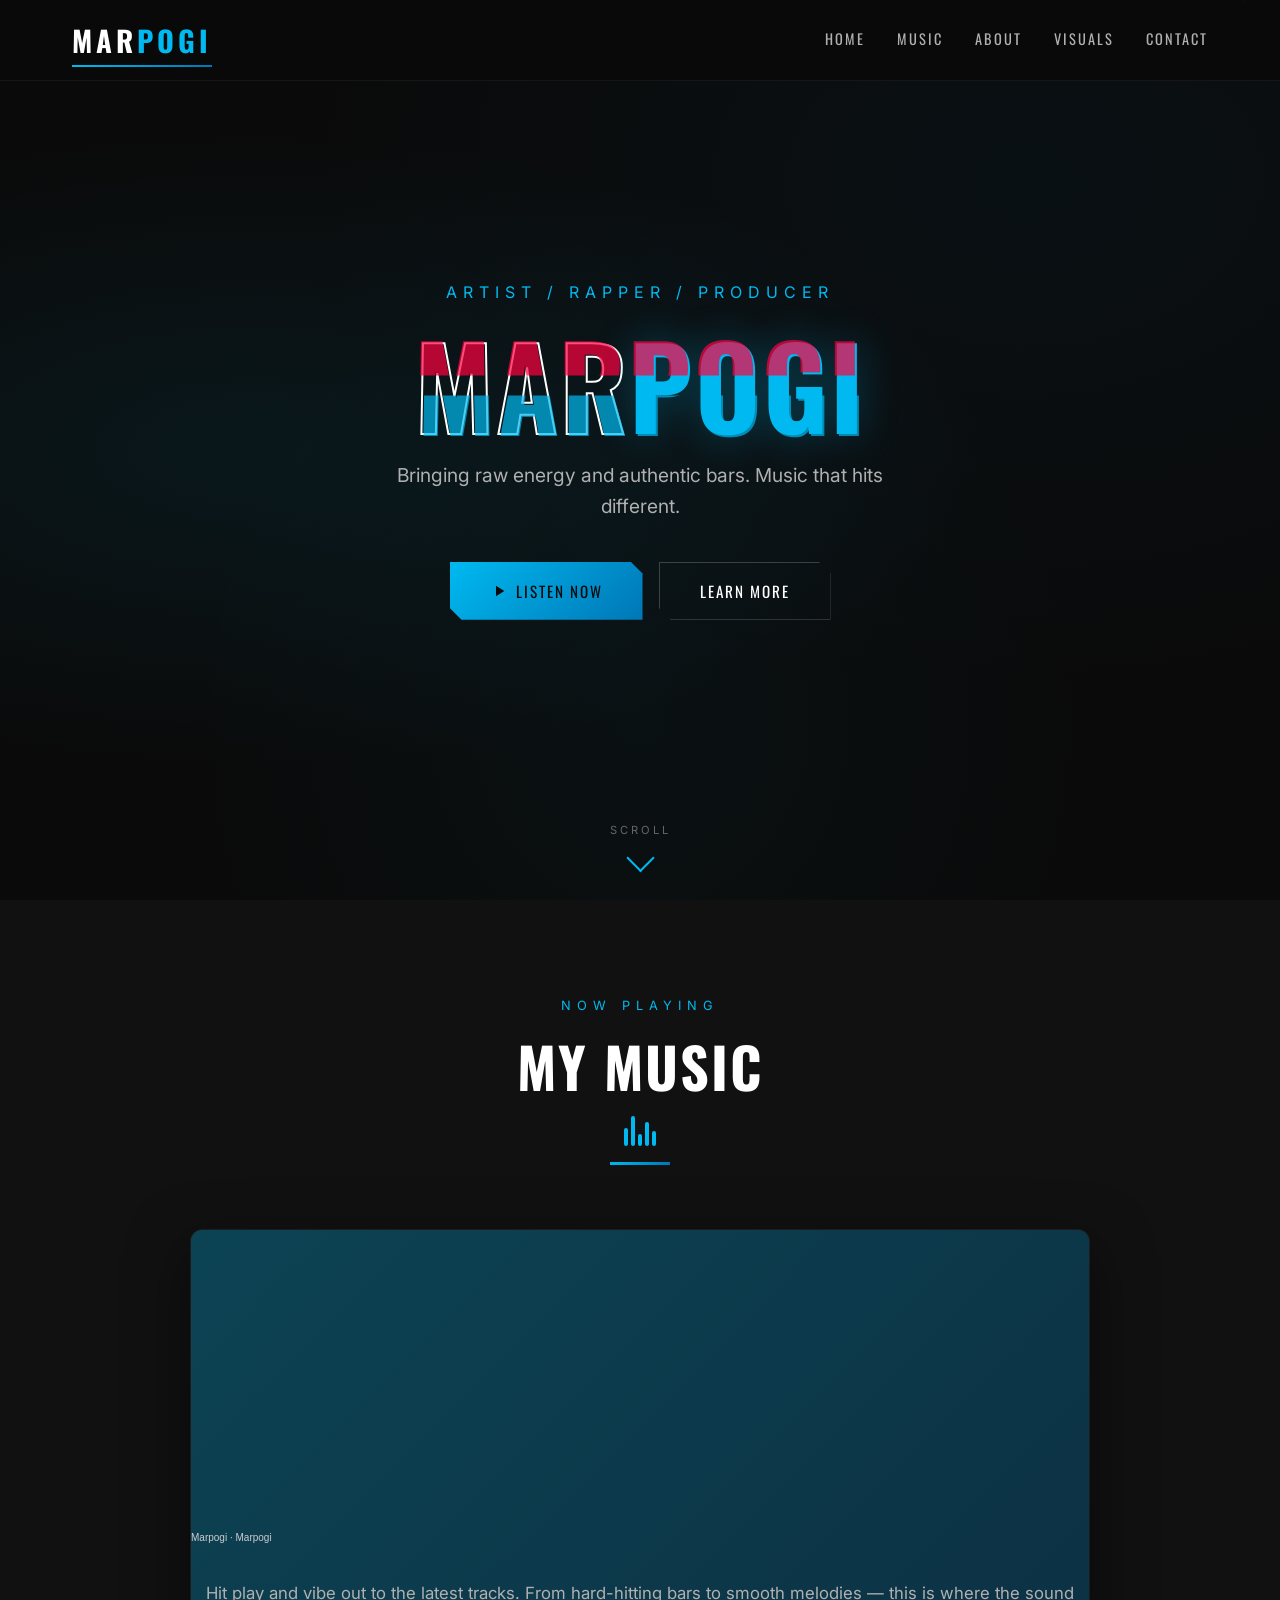
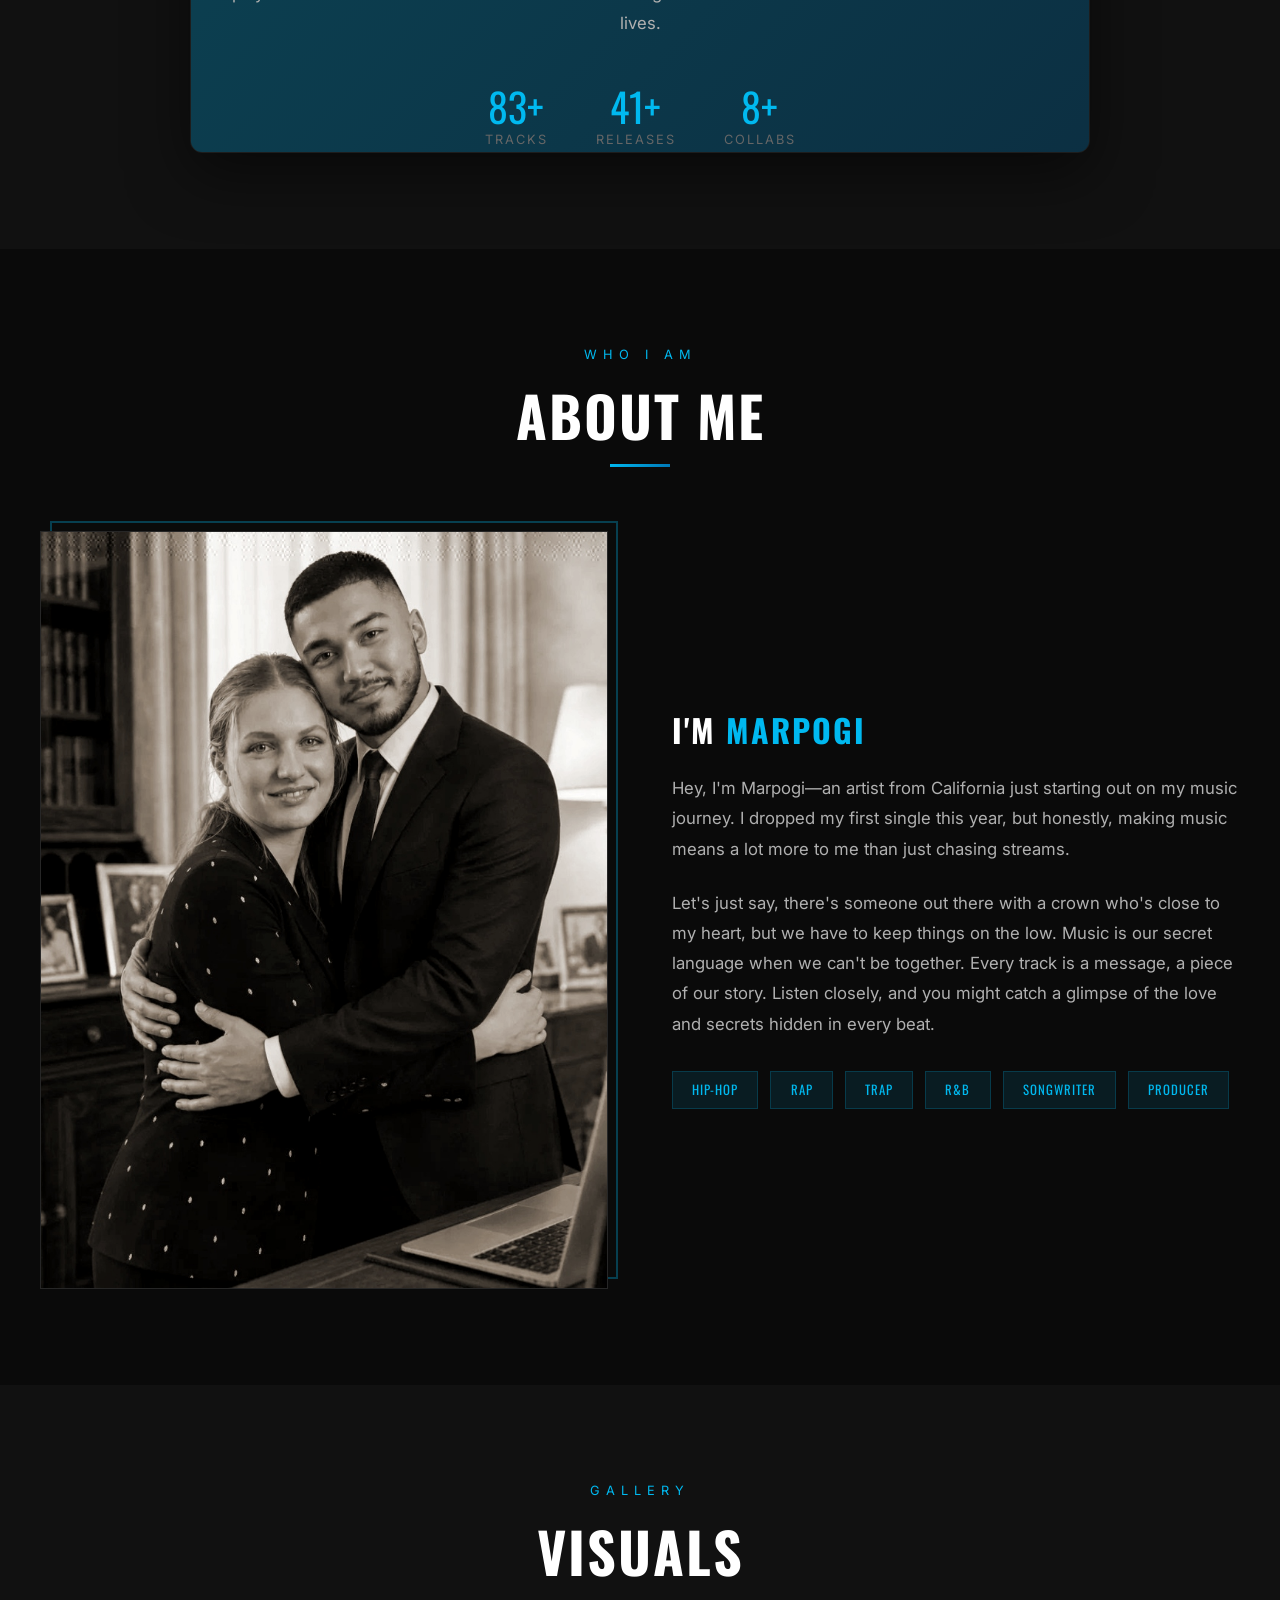
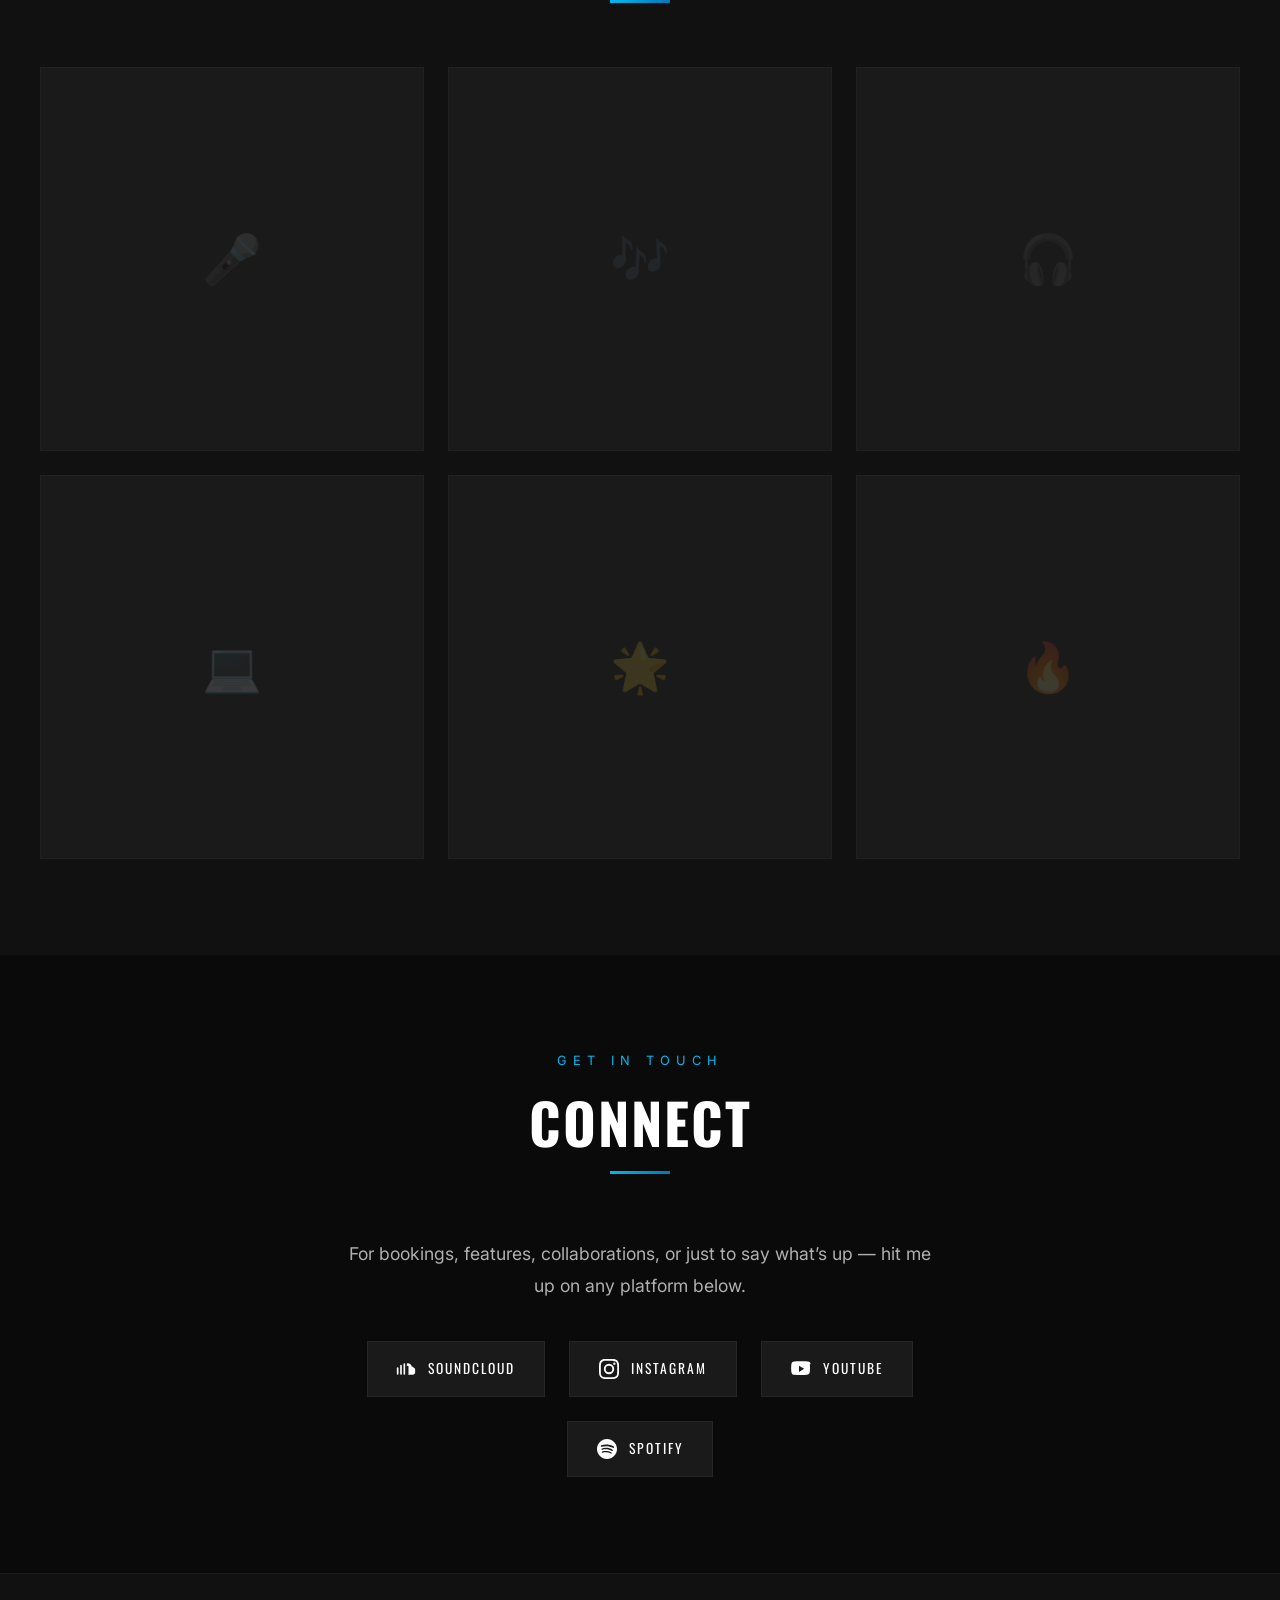
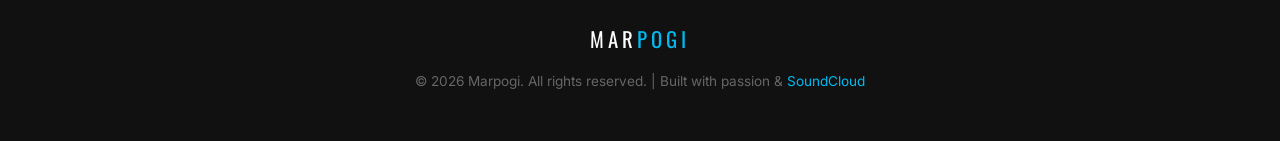
<file: index.html>
<!DOCTYPE html>
<html lang="en">
<head>
    <meta charset="UTF-8">
    <meta name="viewport" content="width=device-width, initial-scale=1.0">
    <title>Marpogi — Rapper / Artist / Producer</title>
    <link rel="preconnect" href="https://fonts.googleapis.com">
    <link rel="preconnect" href="https://fonts.gstatic.com" crossorigin>
    <link href="https://fonts.googleapis.com/css2?family=Inter:wght@300;400;500;600&family=Oswald:wght@400;500;600;700&display=swap" rel="stylesheet">
    <link rel="stylesheet" href="style.css">
</head>
<body>

<!-- ===== HEADER ===== -->
<header class="site-header" id="site-header">
    <div class="nav-container">
        <a href="#home" class="site-logo">MAR<span>POGI</span></a>

        <button class="menu-toggle" id="menu-toggle" aria-label="Toggle Menu">
            <span></span>
            <span></span>
            <span></span>
        </button>

        <nav class="main-nav" id="main-nav">
            <ul>
                <li><a href="#home">Home</a></li>
                <li><a href="#music">Music</a></li>
                <li><a href="#about">About</a></li>
                <li><a href="#visuals">Visuals</a></li>
                <li><a href="#contact">Contact</a></li>
            </ul>
        </nav>
    </div>
</header>

<main id="main-content">

<!-- ===== HERO ===== -->
<section class="hero-section" id="home">
    <div class="hero-bg"></div>
    <div class="hero-particles" id="particles"></div>

    <div class="hero-content">
        <p class="hero-subtitle">Artist / Rapper / Producer</p>
        <h1 class="hero-title glitch" data-text="MARPOGI">
            <span class="outline">MAR</span><span class="accent">POGI</span>
        </h1>
        <p class="hero-tagline">Bringing raw energy and authentic bars. Music that hits different.</p>
        <div class="hero-cta">
            <a href="#music" class="btn btn-primary">
                <svg width="18" height="18" viewBox="0 0 24 24" fill="currentColor"><path d="M8 5v14l11-7z"/></svg>
                Listen Now
            </a>
            <a href="#about" class="btn btn-outline">Learn More</a>
        </div>
    </div>

    <div class="scroll-indicator">
        <span>Scroll</span>
        <div class="arrow"></div>
    </div>
</section>

<!-- ===== MUSIC ===== -->
<section class="section music-section" id="music">
    <div class="section-container">
        <div class="section-header fade-in">
            <span class="section-label">Now Playing</span>
            <h2 class="section-title">My Music</h2>
            <div class="eq-bars">
                <div class="eq-bar"></div>
                <div class="eq-bar"></div>
                <div class="eq-bar"></div>
                <div class="eq-bar"></div>
                <div class="eq-bar"></div>
            </div>
            <div class="section-line"></div>
        </div>

        <div class="soundcloud-wrapper fade-in">
            <iframe width="100%" height="300" scrolling="no" frameborder="no" allow="autoplay; encrypted-media" src="https://w.soundcloud.com/player/?url=https%3A//api.soundcloud.com/playlists/soundcloud%253Aplaylists%253A2255276135&color=%231c66f5&auto_play=true&hide_related=false&show_comments=false&show_user=false&show_reposts=false&show_teaser=false&visual=true"></iframe><div style="font-size: 10px; color: #cccccc;line-break: anywhere;word-break: normal;overflow: hidden;white-space: nowrap;text-overflow: ellipsis; font-family: Interstate,Lucida Grande,Lucida Sans Unicode,Lucida Sans,Garuda,Verdana,Tahoma,sans-serif;font-weight: 100;"><a href="https://soundcloud.com/marpogi23" title="Marpogi" target="_blank" style="color: #cccccc; text-decoration: none;">Marpogi</a> · <a href="https://soundcloud.com/marpogi23/sets/marpogi" title="Marpogi" target="_blank" style="color: #cccccc; text-decoration: none;">Marpogi</a>
        </div>

        <div class="music-info fade-in">
            <p>Hit play and vibe out to the latest tracks. From hard-hitting bars to smooth melodies &mdash; this is where the sound lives.</p>
        </div>

        <div class="music-stats fade-in">
            <div class="stat-item">
                <span class="stat-number" data-count="100">0</span>
                <span class="stat-label">Tracks</span>
            </div>
            <div class="stat-item">
                <span class="stat-number" data-count="50">0</span>
                <span class="stat-label">Releases</span>
            </div>
            <div class="stat-item">
                <span class="stat-number" data-count="10">0</span>
                <span class="stat-label">Collabs</span>
            </div>
        </div>
    </div>
</section>

<!-- ===== ABOUT ===== -->
<section class="section about-section" id="about">
    <div class="section-container">
        <div class="section-header fade-in">
            <span class="section-label">Who I Am</span>
            <h2 class="section-title">About Me</h2>
            <div class="section-line"></div>
        </div>

        <div class="about-grid">
            <div class="about-image-wrapper fade-in">
                <div class="about-image">
                    <img src="assets/img/about-photo.jpg" alt="Marpogi">
                </div>
                <div class="about-image-frame"></div>
            </div>

            <div class="about-text fade-in">
                <h3>I'm <span>Marpogi</span></h3>
                <p>Hey, I'm Marpogi&mdash;an artist from California just starting out on my music journey. I dropped my first single this year, but honestly, making music means a lot more to me than just chasing streams.</p>
                <p>Let's just say, there's someone out there with a crown who's close to my heart, but we have to keep things on the low. Music is our secret language when we can't be together. Every track is a message, a piece of our story. Listen closely, and you might catch a glimpse of the love and secrets hidden in every beat.</p>

                <div class="about-tags">
                    <span class="tag">Hip-Hop</span>
                    <span class="tag">Rap</span>
                    <span class="tag">Trap</span>
                    <span class="tag">R&amp;B</span>
                    <span class="tag">Songwriter</span>
                    <span class="tag">Producer</span>
                </div>
            </div>
        </div>
    </div>
</section>

<!-- ===== VISUALS ===== -->
<section class="section visuals-section" id="visuals">
    <div class="section-container">
        <div class="section-header fade-in">
            <span class="section-label">Gallery</span>
            <h2 class="section-title">Visuals</h2>
            <div class="section-line"></div>
        </div>

        <div class="visuals-grid fade-in">
            <div class="visual-card">
                <span class="card-icon">&#127908;</span>
                <div class="card-overlay">
                    <h4>Studio Sessions</h4>
                    <p>Behind the scenes</p>
                </div>
            </div>
            <div class="visual-card">
                <span class="card-icon">&#127926;</span>
                <div class="card-overlay">
                    <h4>Live Performance</h4>
                    <p>On stage energy</p>
                </div>
            </div>
            <div class="visual-card">
                <span class="card-icon">&#127911;</span>
                <div class="card-overlay">
                    <h4>Music Videos</h4>
                    <p>Visual storytelling</p>
                </div>
            </div>
            <div class="visual-card">
                <span class="card-icon">&#128187;</span>
                <div class="card-overlay">
                    <h4>Production</h4>
                    <p>Making the beats</p>
                </div>
            </div>
            <div class="visual-card">
                <span class="card-icon">&#127775;</span>
                <div class="card-overlay">
                    <h4>Collaborations</h4>
                    <p>Featuring artists</p>
                </div>
            </div>
            <div class="visual-card">
                <span class="card-icon">&#128293;</span>
                <div class="card-overlay">
                    <h4>Upcoming</h4>
                    <p>What's next</p>
                </div>
            </div>
        </div>
    </div>
</section>

<!-- ===== CONTACT ===== -->
<section class="section contact-section" id="contact">
    <div class="section-container">
        <div class="section-header fade-in">
            <span class="section-label">Get In Touch</span>
            <h2 class="section-title">Connect</h2>
            <div class="section-line"></div>
        </div>

        <div class="contact-content fade-in">
            <p>For bookings, features, collaborations, or just to say what&rsquo;s up &mdash; hit me up on any platform below.</p>

            <div class="social-links">
                <a href="https://soundcloud.com/marpogi23" class="social-link" target="_blank" rel="noopener">
                    <svg viewBox="0 0 24 24"><path d="M1 18V11c0-.6.4-1 1-1s1 .4 1 1v7c0 .6-.4 1-1 1s-1-.4-1-1zm4 0V8c0-.6.4-1 1-1s1 .4 1 1v10c0 .6-.4 1-1 1s-1-.4-1-1zm4 0V6c0-.6.4-1 1-1s1 .4 1 1v12c0 .6-.4 1-1 1s-1-.4-1-1zm4 0V9c0-.6.4-1 1-1s1 .4 1 1v9c0 .6-.4 1-1 1s-1-.4-1-1zm7-9c-.4 0-.7.1-1 .2C18.6 6.8 16.5 5 14 5c-.6 0-1 .4-1 1v12c0 .6.4 1 1 1h6c1.7 0 3-1.3 3-3v-3c0-1.7-1.3-3-3-3z"/></svg>
                    SoundCloud
                </a>
                <a href="#" class="social-link" target="_blank" rel="noopener">
                    <svg viewBox="0 0 24 24"><path d="M12 2.2c3.2 0 3.6 0 4.9.1 1.2.1 1.8.2 2.2.4.6.2 1 .5 1.4.9.4.4.7.8.9 1.4.2.4.4 1.1.4 2.2.1 1.3.1 1.6.1 4.8s0 3.6-.1 4.9c-.1 1.2-.2 1.8-.4 2.2-.2.6-.5 1-.9 1.4-.4.4-.8.7-1.4.9-.4.2-1.1.4-2.2.4-1.3.1-1.6.1-4.9.1s-3.6 0-4.9-.1c-1.2-.1-1.8-.2-2.2-.4-.6-.2-1-.5-1.4-.9-.4-.4-.7-.8-.9-1.4-.2-.4-.4-1.1-.4-2.2C2.2 15.6 2.2 15.2 2.2 12s0-3.6.1-4.9c.1-1.2.2-1.8.4-2.2.2-.6.5-1 .9-1.4.4-.4.8-.7 1.4-.9.4-.2 1.1-.4 2.2-.4C8.4 2.2 8.8 2.2 12 2.2zM12 0C8.7 0 8.3 0 7.1.1 5.8.1 4.9.3 4.1.6c-.8.3-1.5.7-2.2 1.4C1.2 2.6.8 3.3.6 4.1.3 4.9.1 5.8.1 7.1 0 8.3 0 8.7 0 12s0 3.7.1 4.9c.1 1.3.2 2.2.6 2.9.3.8.7 1.5 1.4 2.2.7.7 1.4 1.1 2.2 1.4.8.3 1.6.5 2.9.6C8.3 24 8.7 24 12 24s3.7 0 4.9-.1c1.3-.1 2.2-.2 2.9-.6.8-.3 1.5-.7 2.2-1.4.7-.7 1.1-1.4 1.4-2.2.3-.8.5-1.6.6-2.9.1-1.2.1-1.6.1-4.9s0-3.7-.1-4.9c-.1-1.3-.2-2.2-.6-2.9-.3-.8-.7-1.5-1.4-2.2-.7-.7-1.4-1.1-2.2-1.4C19.1.3 18.2.1 16.9.1 15.7 0 15.3 0 12 0zm0 5.8a6.2 6.2 0 100 12.4 6.2 6.2 0 000-12.4zM12 16a4 4 0 110-8 4 4 0 010 8zm6.4-11.8a1.4 1.4 0 100 2.8 1.4 1.4 0 000-2.8z"/></svg>
                    Instagram
                </a>
                <a href="#" class="social-link" target="_blank" rel="noopener">
                    <svg viewBox="0 0 24 24"><path d="M23.5 6.2s-.2-1.6-.9-2.3c-.9-.9-1.8-.9-2.3-1C17 2.6 12 2.6 12 2.6s-5 0-8.3.3c-.5.1-1.4.1-2.3 1-.7.7-.9 2.3-.9 2.3S.2 8.1.2 10v1.8c0 1.9.3 3.8.3 3.8s.2 1.6.9 2.3c.9.9 2 .9 2.5 1 1.8.2 7.1.2 7.1.2s5 0 8.3-.3c.5-.1 1.4-.1 2.3-1 .7-.7.9-2.3.9-2.3s.3-1.9.3-3.8V10c0-1.9-.3-3.8-.3-3.8zM9.6 15.6V8l6.2 3.8-6.2 3.8z"/></svg>
                    YouTube
                </a>
                <a href="#" class="social-link" target="_blank" rel="noopener">
                    <svg viewBox="0 0 24 24"><path d="M12 0C5.4 0 0 5.4 0 12s5.4 12 12 12 12-5.4 12-12S18.6 0 12 0zm5.5 17.3c-.2.3-.6.4-1 .2-2.7-1.6-6-2-10-1.1-.4.1-.8-.1-.9-.5-.1-.4.1-.8.5-.9 4.3-1 8.1-.6 11.1 1.2.4.2.5.7.3 1.1zm1.5-3.3c-.3.4-.8.6-1.2.3-3.1-1.9-7.7-2.4-11.3-1.3-.5.1-1-.1-1.1-.6-.1-.5.1-1 .6-1.1 4.1-1.3 9.2-.7 12.7 1.5.4.2.5.8.3 1.2zm.1-3.4c-3.7-2.2-9.8-2.4-13.3-1.3-.5.2-1.1-.1-1.3-.6-.2-.5.1-1.1.6-1.3 4.1-1.2 10.8-1 15 1.5.5.3.6.9.4 1.4-.3.5-.9.6-1.4.3z"/></svg>
                    Spotify
                </a>
            </div>
        </div>
    </div>
</section>

</main>

<!-- ===== FOOTER ===== -->
<footer class="site-footer">
    <div class="footer-content">
        <div class="footer-logo">MAR<span>POGI</span></div>
        <p class="footer-text">
            &copy; 2026 Marpogi. All rights reserved. |
            Built with passion &amp; <a href="https://soundcloud.com/marpogi23" target="_blank">SoundCloud</a>
        </p>
    </div>
</footer>

<script src="assets/js/main.js"></script>
</body>
</html>
</file>
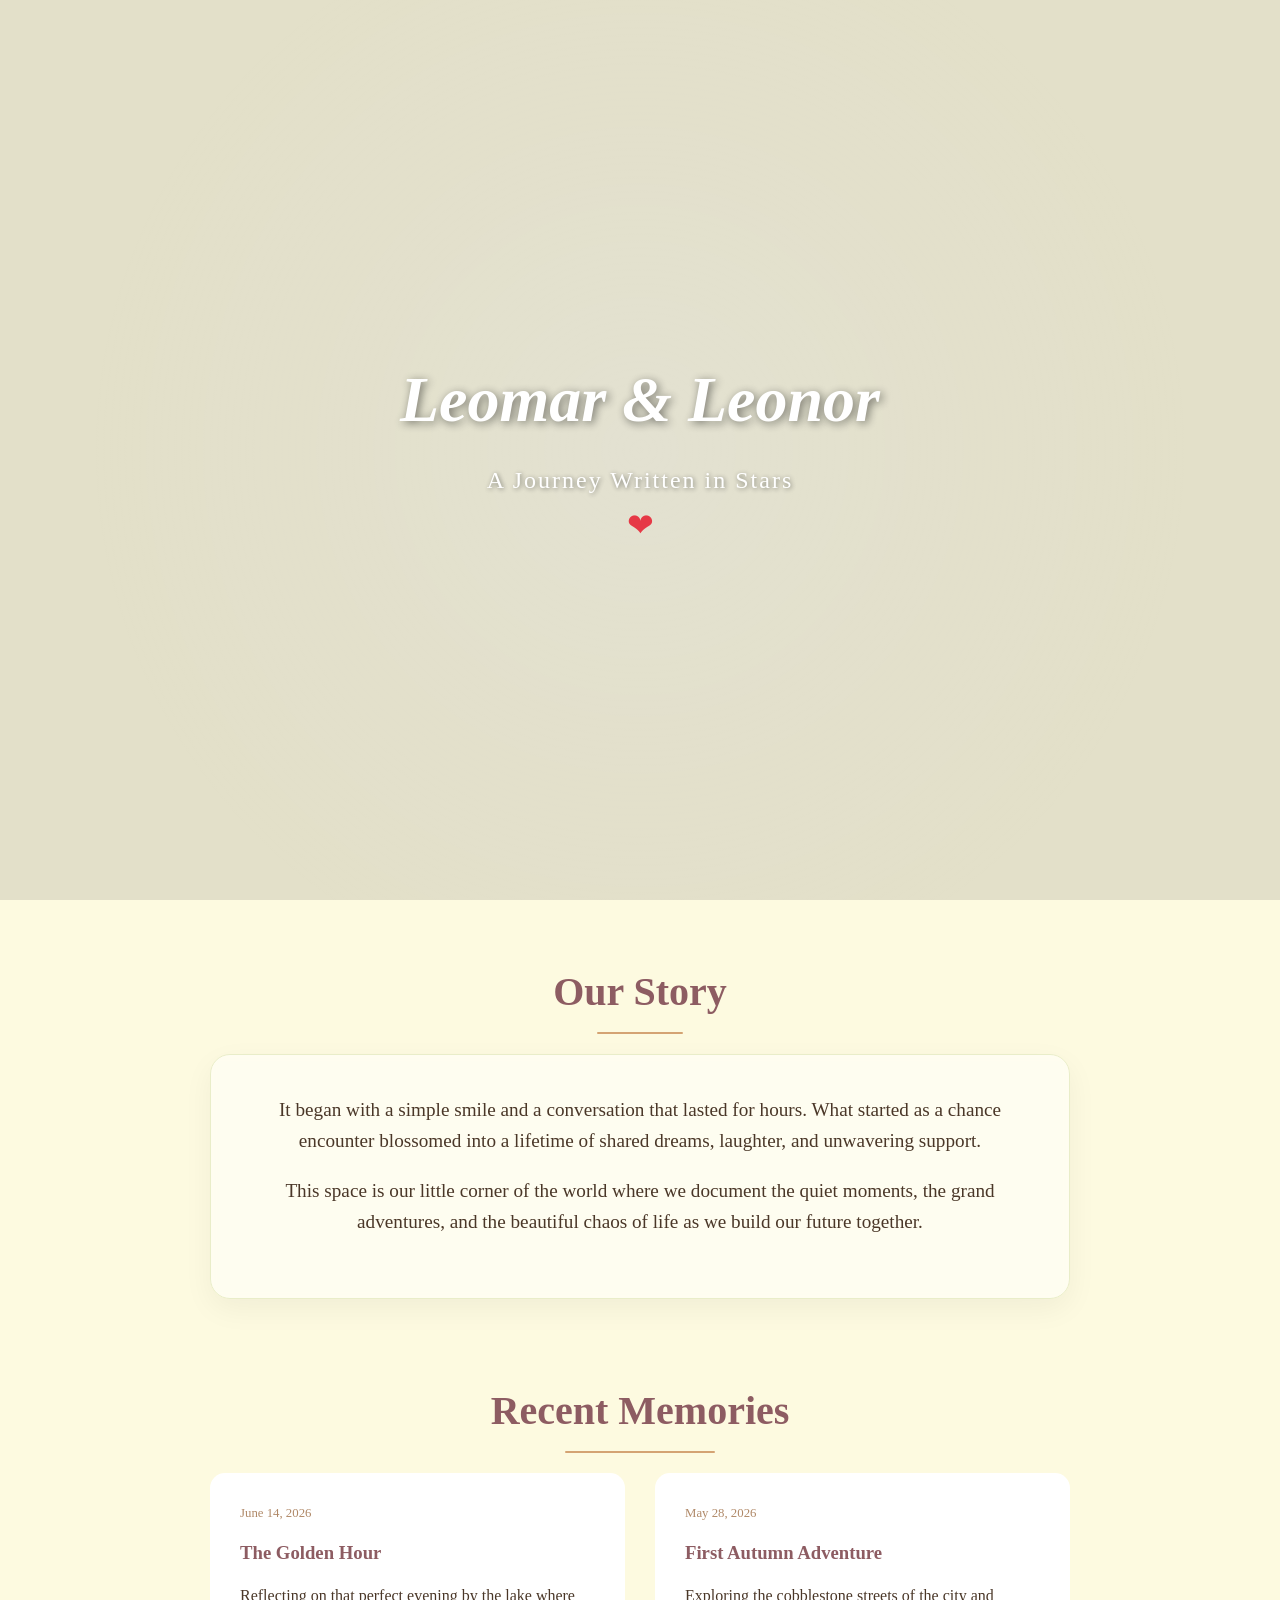
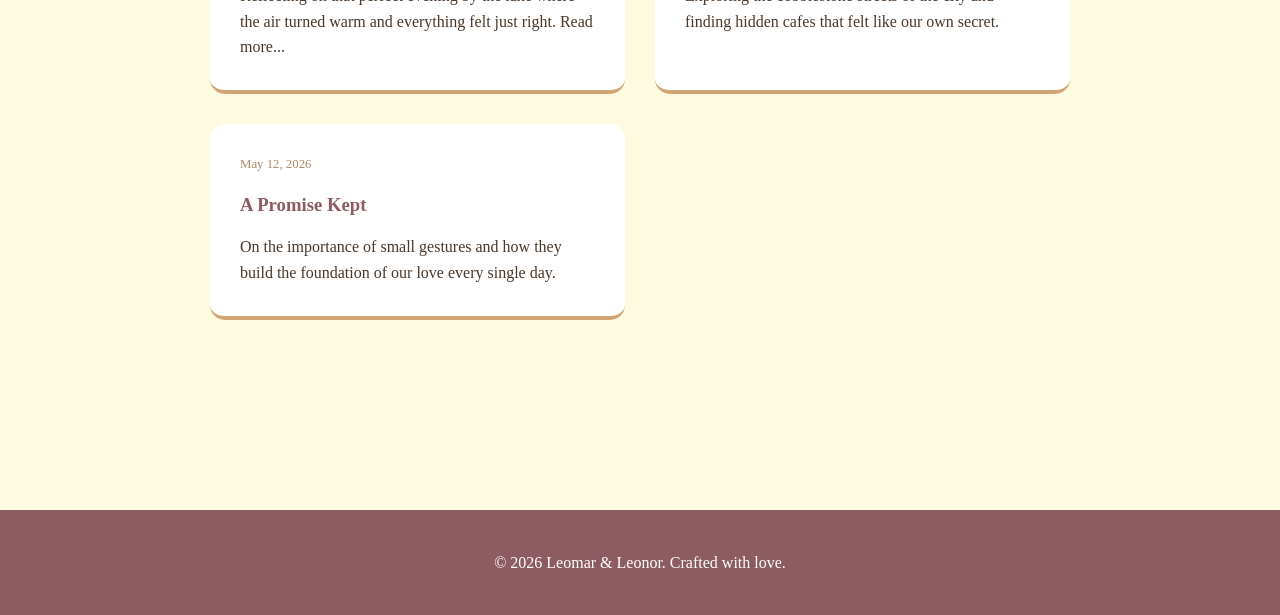
<file: leo.html>
<!DOCTYPE html>
<html lang="en">
<head>
    <meta charset="UTF-8">
    <meta name="viewport" content="width=device-width, initial-scale=1.0">
    <title>Leomar & Leonor | Our Love Story</title>
    <style>
        :root {
            --primary: #8d5c62;
            --accent: #d4a373;
            --bg: #fdfae0;
            --text: #4a3728;
            --soft: #e9edc9;
            --gold: #b08968;
        }
 
        * {
            margin: 0;
            padding: 0;
            box-sizing: border-box;
        }
 
        body {
            font-family: 'Georgia', serif;
            background-color: var(--bg);
            color: var(--text);
            line-height: 1.6;
            overflow-x: hidden;
        }
 
        /* Decorative background elements */
        body::before {
            content: "";
            position: fixed;
            top: 0;
            left: 0;
            width: 100%;
            height: 100%;
            background: radial-gradient(circle at 50% 50%, rgba(255,255,255,0.3) 0%, transparent 70%);
            z-index: -1;
        }
 
        header {
            height: 100vh;
            display: flex;
            flex-direction: column;
            justify-content: center;
            align-items: center;
            text-align: center;
            background: linear-gradient(rgba(0,0,0,0.1), rgba(0,0,0,0.1)), 
                        url('https://images.unsplash.com/photo-1519741497674-711481863552?auto=format&fit=crop&q=80&w=2000');
            background-size: cover;
            background-position: center;
            color: white;
            padding: 20px;
        }
 
        header h1 {
            font-size: 4rem;
            margin-bottom: 10px;
            text-shadow: 2px 2px 10px rgba(0,0,0,0.5);
            font-style: italic;
        }
 
        header p {
            font-size: 1.5rem;
            letter-spacing: 2px;
            text-shadow: 1px 1px 5px rgba(0,0,0,0.5);
        }
 
        .heart {
            color: #e63946;
            font-size: 2rem;
            animation: pulse 1.5s infinite;
        }
 
        @keyframes pulse {
            0% { transform: scale(1); }
            50% { transform: scale(1.2); }
            100% { transform: scale(1); }
        }
 
        .container {
            max-width: 900px;
            margin: 0 auto;
            padding: 60px 20px;
        }
 
        section {
            margin-bottom: 80px;
            text-align: center;
        }
 
        h2 {
            font-size: 2.5rem;
            color: var(--primary);
            margin-bottom: 30px;
            position: relative;
            display: inline-block;
        }
 
        h2::after {
            content: "";
            position: absolute;
            width: 50%;
            height: 2px;
            background: var(--accent);
            bottom: -10px;
            left: 25%;
            border-radius: 2px;
        }
 
        .about-card {
            background: rgba(255, 255, 255, 0.5);
            padding: 40px;
            border-radius: 20px;
            box-shadow: 0 10px 30px rgba(0,0,0,0.05);
            border: 1px solid var(--soft);
            backdrop-filter: blur(5px);
        }
 
        .about-text p {
            font-size: 1.2rem;
            margin-bottom: 20px;
        }
 
        .posts-grid {
            display: grid;
            grid-template-columns: repeat(auto-fit, minmax(280px, 1fr));
            gap: 30px;
        }
 
        .post-card {
            background: white;
            padding: 30px;
            border-radius: 15px;
            transition: transform 0.3s ease, box-shadow 0.3s ease;
            border-bottom: 4px solid var(--accent);
            text-align: left;
        }
 
        .post-card:hover {
            transform: translateY(-10px);
            box-shadow: 0 15px 35px rgba(0,0,0,0.1);
        }
 
        .post-card h3 {
            color: var(--primary);
            margin-bottom: 15px;
        }
 
        .post-date {
            font-size: 0.8rem;
            color: var(--gold);
            margin-bottom: 15px;
            display: block;
        }
 
        footer {
            text-align: center;
            padding: 40px;
            background: var(--primary);
            color: white;
            margin-top: 50px;
        }
 
        @media (max-width: 600px) {
            header h1 { font-size: 2.5rem; }
            header p { font-size: 1.1rem; }
        }
    </style>
</head>
<body>
 
    <header>
        <h1>Leomar & Leonor</h1>
        <p>A Journey Written in Stars</p>
        <div class="heart">❤</div>
    </header>
 
    <div class="container">
        <section id="about">
            <h2>Our Story</h2>
            <div class="about-card">
                <div class="about-text">
                    <p>It began with a simple smile and a conversation that lasted for hours. What started as a chance encounter blossomed into a lifetime of shared dreams, laughter, and unwavering support.</p>
                    <p>This space is our little corner of the world where we document the quiet moments, the grand adventures, and the beautiful chaos of life as we build our future together.</p>
                </div>
            </div>
        </section>
 
        <section id="posts">
            <h2>Recent Memories</h2>
            <div class="posts-grid">
                <article class="post-card">
                    <span class="post-date">June 14, 2026</span>
                    <h3>The Golden Hour</h3>
                    <p>Reflecting on that perfect evening by the lake where the air turned warm and everything felt just right. Read more...</p>
                </article>
                <article class="post-card">
                    <span class="post-date">May 28, 2026</span>
                    <h3>First Autumn Adventure</h3>
                    <p>Exploring the cobblestone streets of the city and finding hidden cafes that felt like our own secret.</p>
                </article>
                <article class="post-card">
                    <span class="post-date">May 12, 2026</span>
                    <h3>A Promise Kept</h3>
                    <p>On the importance of small gestures and how they build the foundation of our love every single day.</p>
                </article>
            </div>
        </section>
    </div>
 
    <footer>
        <p>&copy; 2026 Leomar & Leonor. Crafted with love.</p>
    </footer>
 
</body>
</html>
</file>
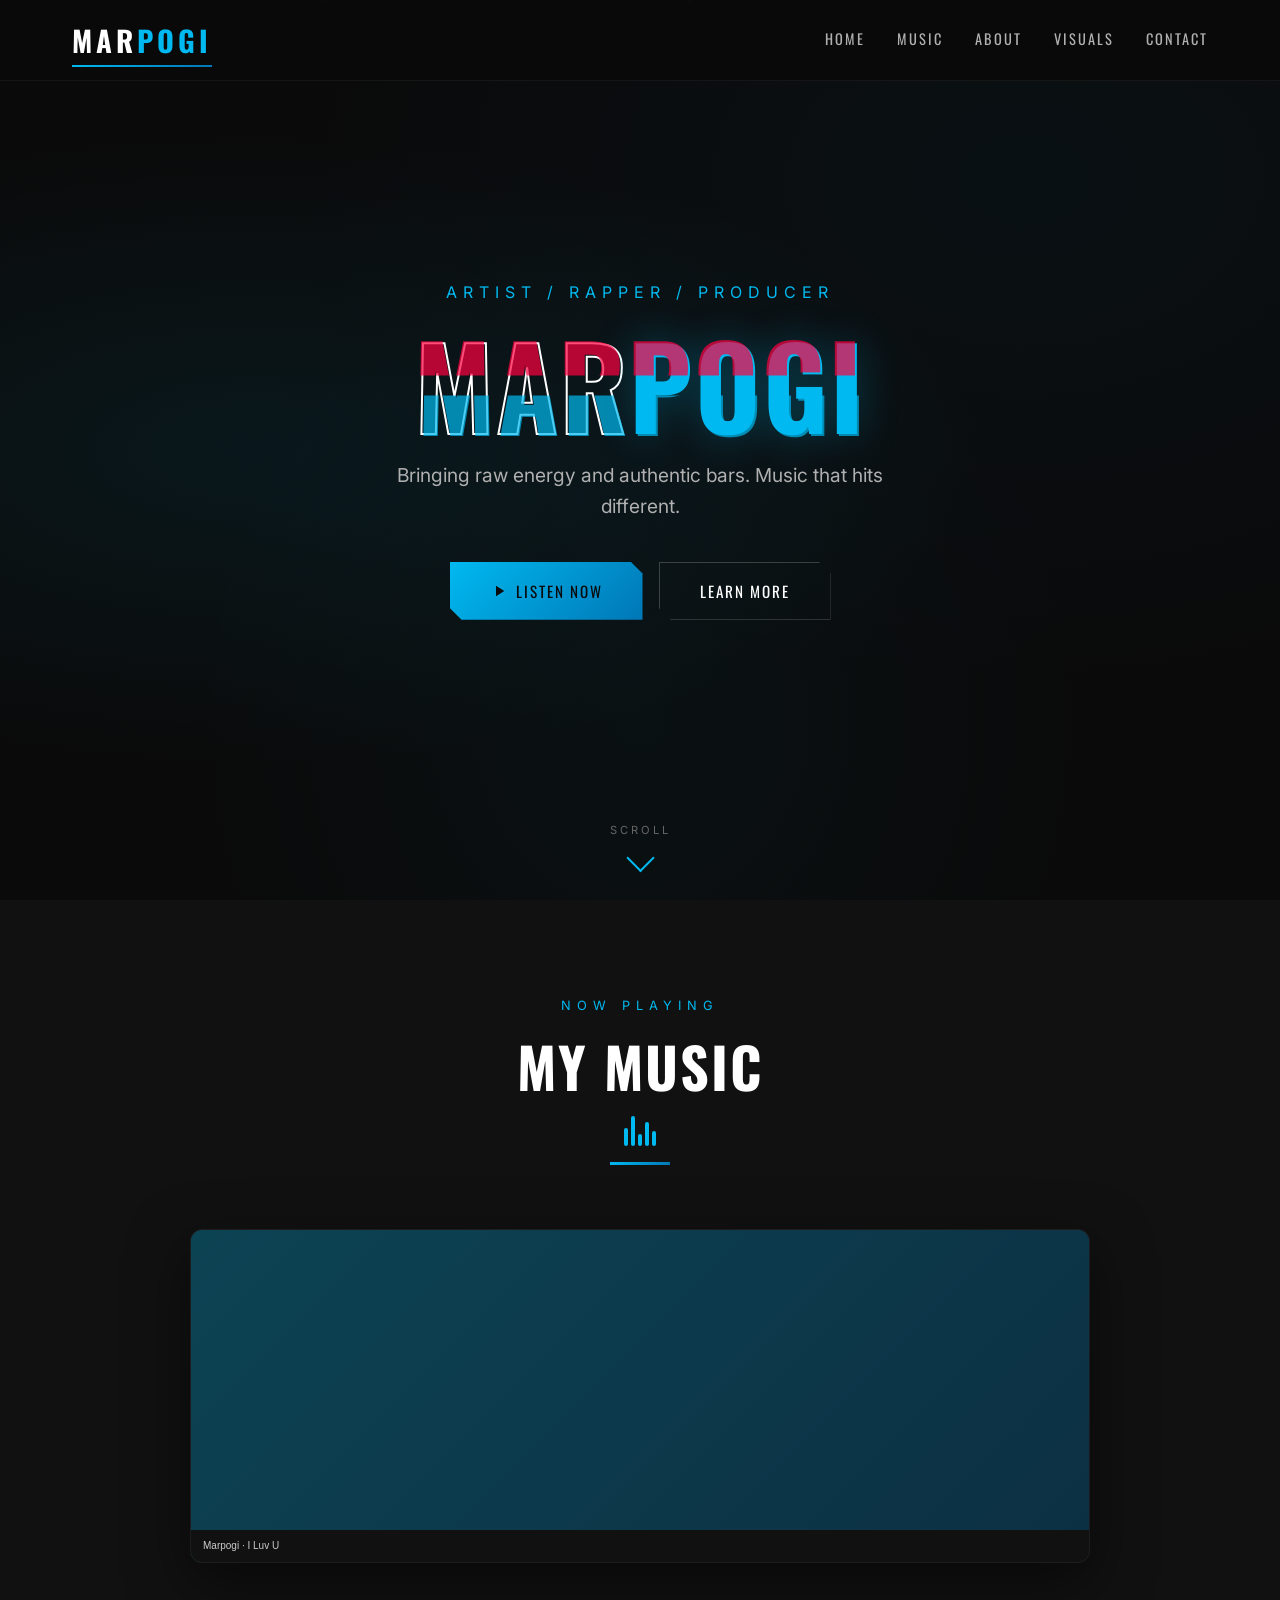
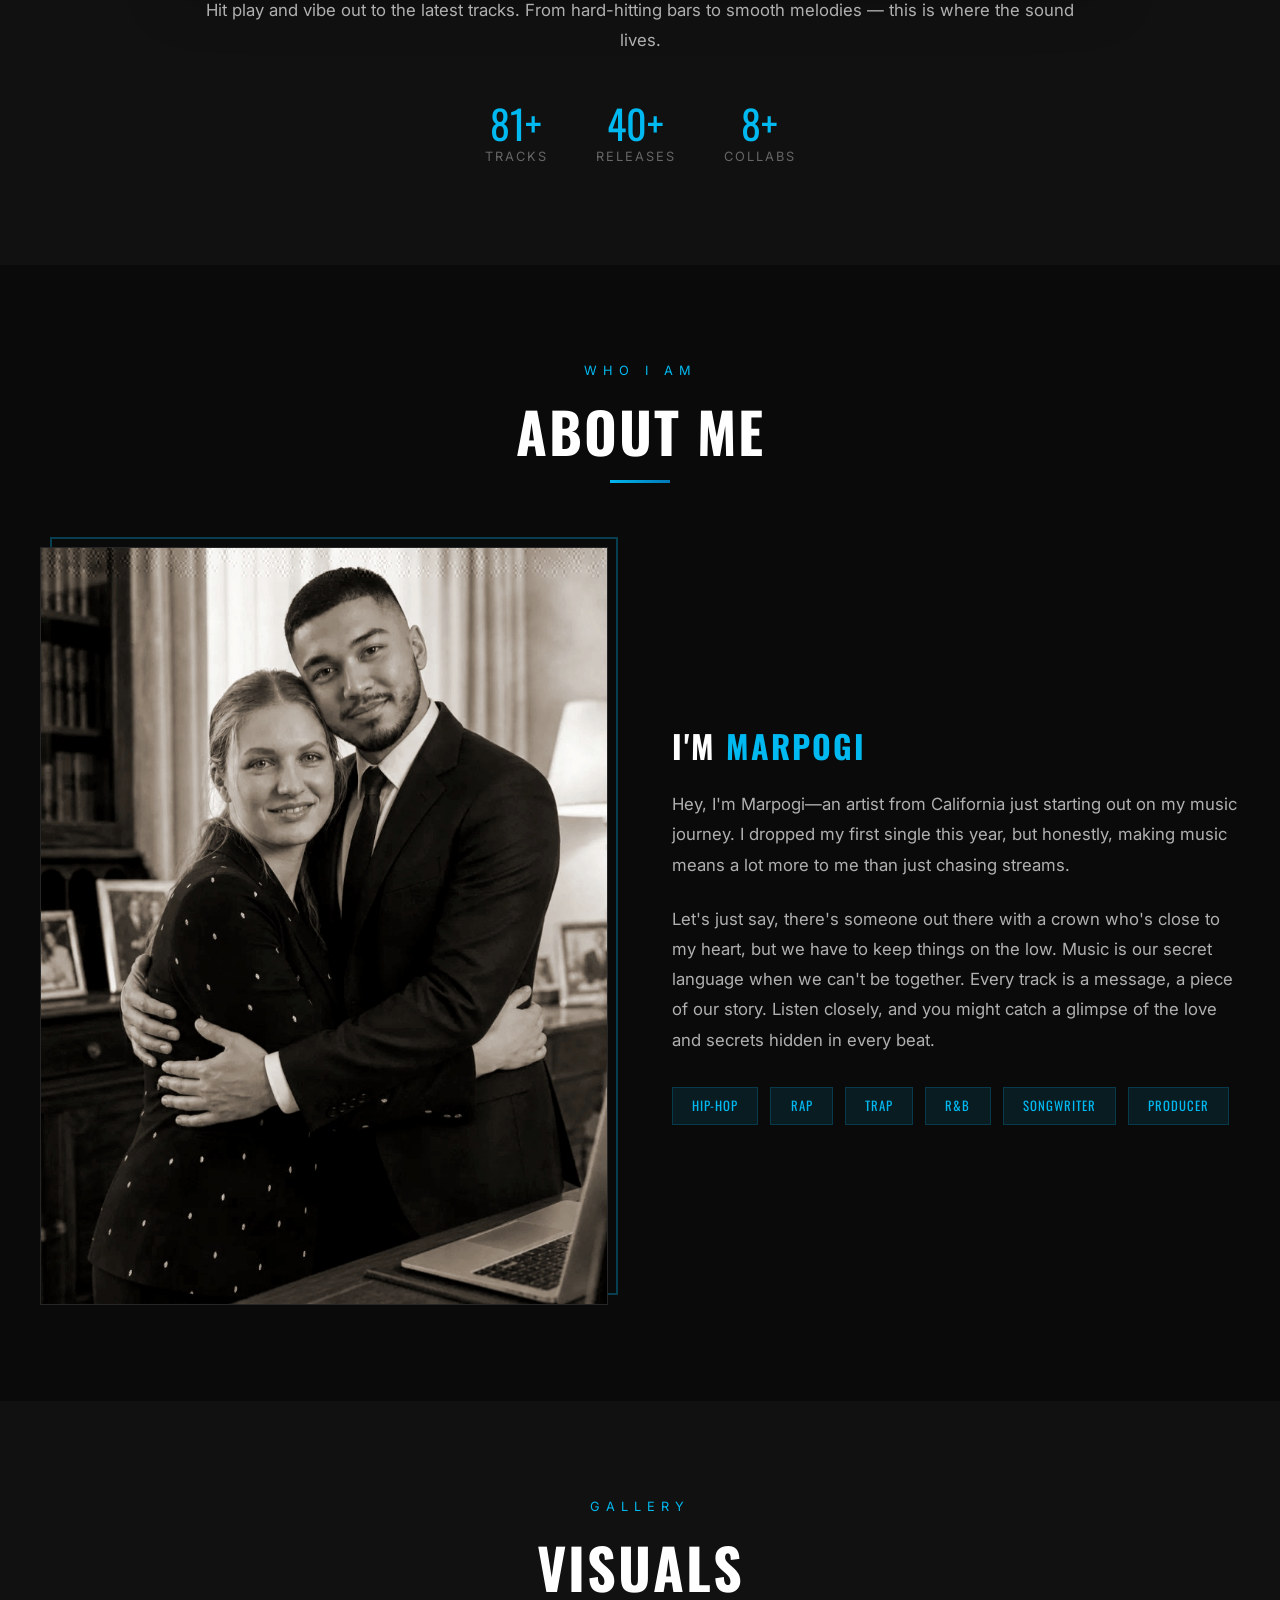
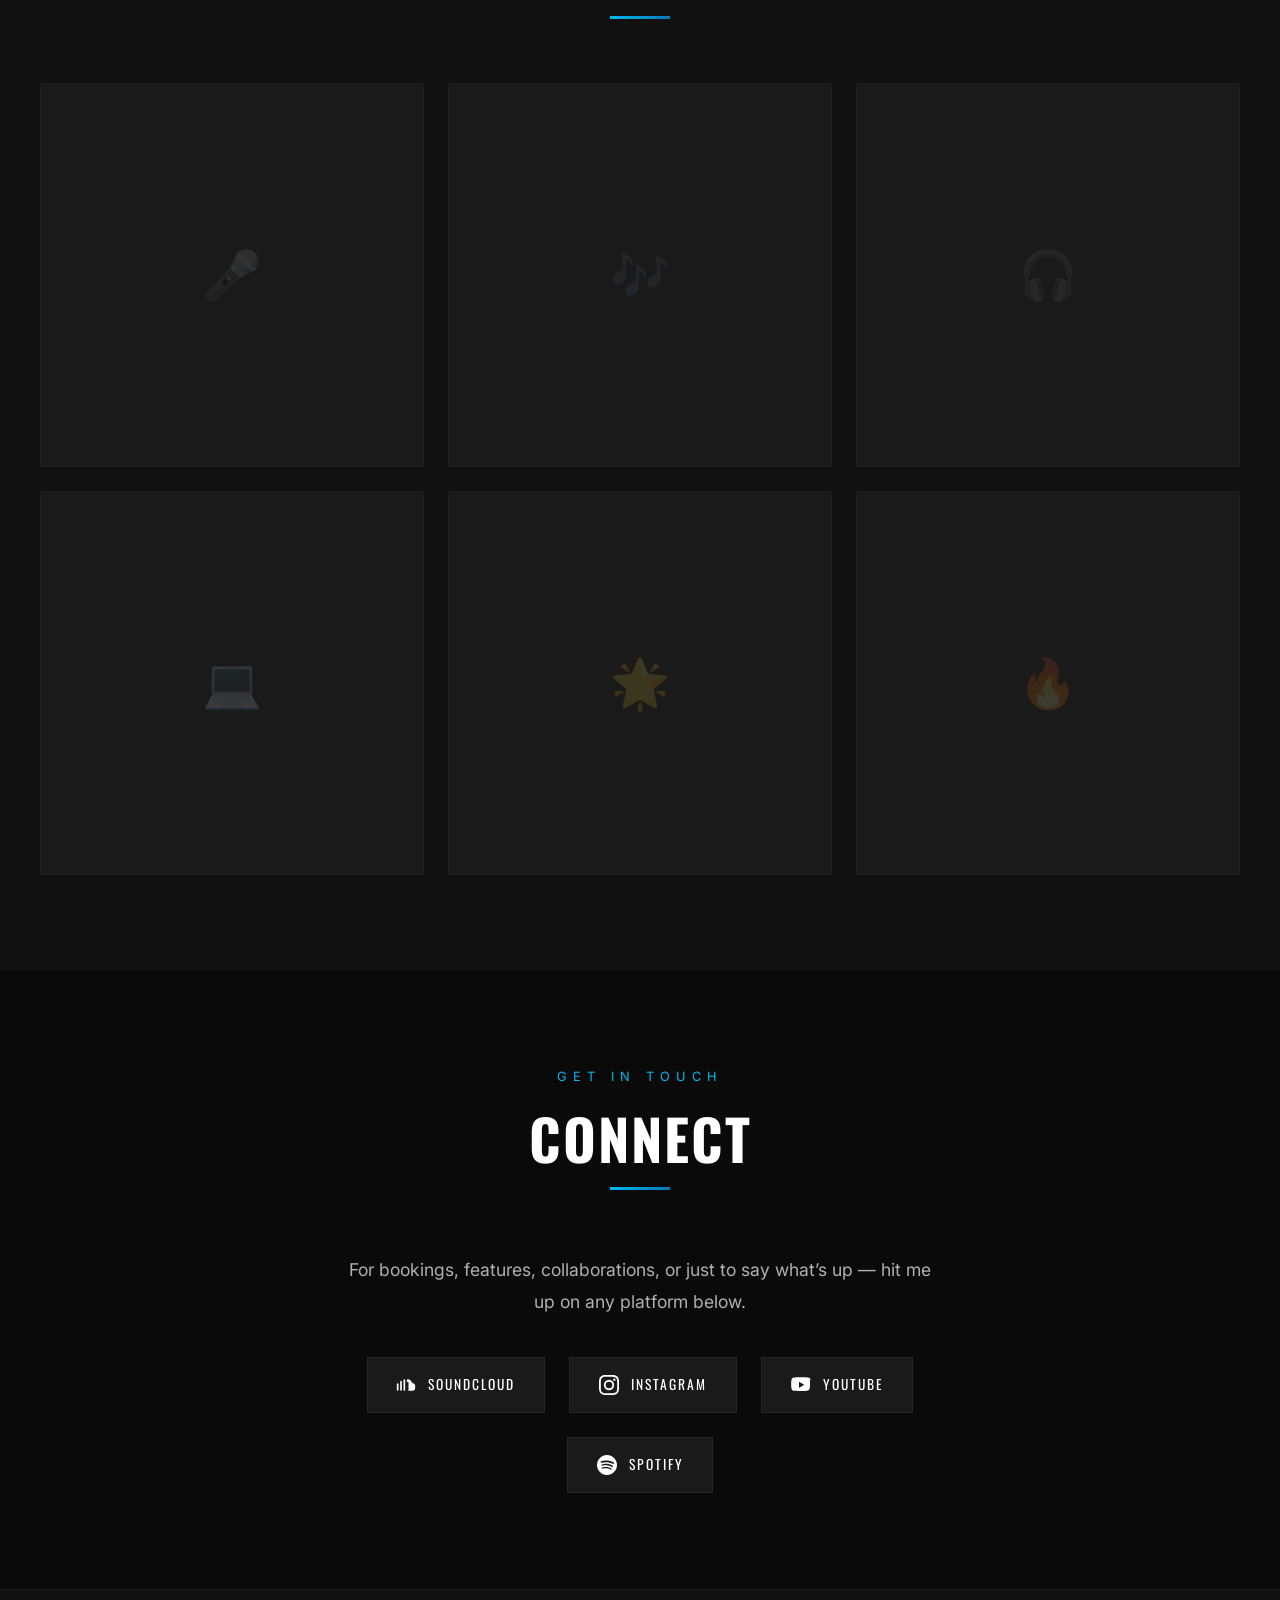
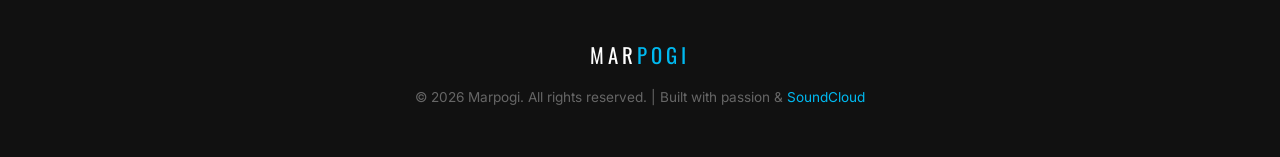
<file: preview.html>
<!DOCTYPE html>
<html lang="en">
<head>
    <meta charset="UTF-8">
    <meta name="viewport" content="width=device-width, initial-scale=1.0">
    <title>Marpogi — Rapper / Artist / Producer</title>
    <link rel="preconnect" href="https://fonts.googleapis.com">
    <link rel="preconnect" href="https://fonts.gstatic.com" crossorigin>
    <link href="https://fonts.googleapis.com/css2?family=Inter:wght@300;400;500;600&family=Oswald:wght@400;500;600;700&display=swap" rel="stylesheet">
    <link rel="stylesheet" href="style.css">
</head>
<body>

<!-- ===== HEADER ===== -->
<header class="site-header" id="site-header">
    <div class="nav-container">
        <a href="#home" class="site-logo">MAR<span>POGI</span></a>

        <button class="menu-toggle" id="menu-toggle" aria-label="Toggle Menu">
            <span></span>
            <span></span>
            <span></span>
        </button>

        <nav class="main-nav" id="main-nav">
            <ul>
                <li><a href="#home">Home</a></li>
                <li><a href="#music">Music</a></li>
                <li><a href="#about">About</a></li>
                <li><a href="#visuals">Visuals</a></li>
                <li><a href="#contact">Contact</a></li>
            </ul>
        </nav>
    </div>
</header>

<main id="main-content">

<!-- ===== HERO ===== -->
<section class="hero-section" id="home">
    <div class="hero-bg"></div>
    <div class="hero-particles" id="particles"></div>

    <div class="hero-content">
        <p class="hero-subtitle">Artist / Rapper / Producer</p>
        <h1 class="hero-title glitch" data-text="MARPOGI">
            <span class="outline">MAR</span><span class="accent">POGI</span>
        </h1>
        <p class="hero-tagline">Bringing raw energy and authentic bars. Music that hits different.</p>
        <div class="hero-cta">
            <a href="#music" class="btn btn-primary">
                <svg width="18" height="18" viewBox="0 0 24 24" fill="currentColor"><path d="M8 5v14l11-7z"/></svg>
                Listen Now
            </a>
            <a href="#about" class="btn btn-outline">Learn More</a>
        </div>
    </div>

    <div class="scroll-indicator">
        <span>Scroll</span>
        <div class="arrow"></div>
    </div>
</section>

<!-- ===== MUSIC ===== -->
<section class="section music-section" id="music">
    <div class="section-container">
        <div class="section-header fade-in">
            <span class="section-label">Now Playing</span>
            <h2 class="section-title">My Music</h2>
            <div class="eq-bars">
                <div class="eq-bar"></div>
                <div class="eq-bar"></div>
                <div class="eq-bar"></div>
                <div class="eq-bar"></div>
                <div class="eq-bar"></div>
            </div>
            <div class="section-line"></div>
        </div>

        <div class="soundcloud-wrapper fade-in">
            <iframe width="100%" height="300" scrolling="no" frameborder="no" allow="autoplay; encrypted-media" src="https://w.soundcloud.com/player/?url=https%3A//api.soundcloud.com/playlists/soundcloud%253Aplaylists%253A2252326706&color=%2300b9f0&auto_play=true&hide_related=false&show_comments=false&show_user=false&show_reposts=false&show_teaser=false&visual=true"></iframe>
            <div style="font-size: 10px; color: #cccccc;line-break: anywhere;word-break: normal;overflow: hidden;white-space: nowrap;text-overflow: ellipsis; font-family: Interstate,Lucida Grande,Lucida Sans Unicode,Lucida Sans,Garuda,Verdana,Tahoma,sans-serif;font-weight: 100; padding: 8px 12px; background: #111;">
                <a href="https://soundcloud.com/marpogi23" title="Marpogi" target="_blank" style="color: #cccccc; text-decoration: none;">Marpogi</a> &middot;
                <a href="https://soundcloud.com/marpogi23/sets/i-luv-u" title="I Luv U" target="_blank" style="color: #cccccc; text-decoration: none;">I Luv U</a>
            </div>
        </div>

        <div class="music-info fade-in">
            <p>Hit play and vibe out to the latest tracks. From hard-hitting bars to smooth melodies &mdash; this is where the sound lives.</p>
        </div>

        <div class="music-stats fade-in">
            <div class="stat-item">
                <span class="stat-number" data-count="100">0</span>
                <span class="stat-label">Tracks</span>
            </div>
            <div class="stat-item">
                <span class="stat-number" data-count="50">0</span>
                <span class="stat-label">Releases</span>
            </div>
            <div class="stat-item">
                <span class="stat-number" data-count="10">0</span>
                <span class="stat-label">Collabs</span>
            </div>
        </div>
    </div>
</section>

<!-- ===== ABOUT ===== -->
<section class="section about-section" id="about">
    <div class="section-container">
        <div class="section-header fade-in">
            <span class="section-label">Who I Am</span>
            <h2 class="section-title">About Me</h2>
            <div class="section-line"></div>
        </div>

        <div class="about-grid">
            <div class="about-image-wrapper fade-in">
                <div class="about-image">
                    <img src="assets/img/about-photo.jpg" alt="Marpogi">
                </div>
                <div class="about-image-frame"></div>
            </div>

            <div class="about-text fade-in">
                <h3>I'm <span>Marpogi</span></h3>
                <p>Hey, I'm Marpogi&mdash;an artist from California just starting out on my music journey. I dropped my first single this year, but honestly, making music means a lot more to me than just chasing streams.</p>
                <p>Let's just say, there's someone out there with a crown who's close to my heart, but we have to keep things on the low. Music is our secret language when we can't be together. Every track is a message, a piece of our story. Listen closely, and you might catch a glimpse of the love and secrets hidden in every beat.</p>

                <div class="about-tags">
                    <span class="tag">Hip-Hop</span>
                    <span class="tag">Rap</span>
                    <span class="tag">Trap</span>
                    <span class="tag">R&amp;B</span>
                    <span class="tag">Songwriter</span>
                    <span class="tag">Producer</span>
                </div>
            </div>
        </div>
    </div>
</section>

<!-- ===== VISUALS ===== -->
<section class="section visuals-section" id="visuals">
    <div class="section-container">
        <div class="section-header fade-in">
            <span class="section-label">Gallery</span>
            <h2 class="section-title">Visuals</h2>
            <div class="section-line"></div>
        </div>

        <div class="visuals-grid fade-in">
            <div class="visual-card">
                <span class="card-icon">&#127908;</span>
                <div class="card-overlay">
                    <h4>Studio Sessions</h4>
                    <p>Behind the scenes</p>
                </div>
            </div>
            <div class="visual-card">
                <span class="card-icon">&#127926;</span>
                <div class="card-overlay">
                    <h4>Live Performance</h4>
                    <p>On stage energy</p>
                </div>
            </div>
            <div class="visual-card">
                <span class="card-icon">&#127911;</span>
                <div class="card-overlay">
                    <h4>Music Videos</h4>
                    <p>Visual storytelling</p>
                </div>
            </div>
            <div class="visual-card">
                <span class="card-icon">&#128187;</span>
                <div class="card-overlay">
                    <h4>Production</h4>
                    <p>Making the beats</p>
                </div>
            </div>
            <div class="visual-card">
                <span class="card-icon">&#127775;</span>
                <div class="card-overlay">
                    <h4>Collaborations</h4>
                    <p>Featuring artists</p>
                </div>
            </div>
            <div class="visual-card">
                <span class="card-icon">&#128293;</span>
                <div class="card-overlay">
                    <h4>Upcoming</h4>
                    <p>What's next</p>
                </div>
            </div>
        </div>
    </div>
</section>

<!-- ===== CONTACT ===== -->
<section class="section contact-section" id="contact">
    <div class="section-container">
        <div class="section-header fade-in">
            <span class="section-label">Get In Touch</span>
            <h2 class="section-title">Connect</h2>
            <div class="section-line"></div>
        </div>

        <div class="contact-content fade-in">
            <p>For bookings, features, collaborations, or just to say what&rsquo;s up &mdash; hit me up on any platform below.</p>

            <div class="social-links">
                <a href="https://soundcloud.com/marpogi23" class="social-link" target="_blank" rel="noopener">
                    <svg viewBox="0 0 24 24"><path d="M1 18V11c0-.6.4-1 1-1s1 .4 1 1v7c0 .6-.4 1-1 1s-1-.4-1-1zm4 0V8c0-.6.4-1 1-1s1 .4 1 1v10c0 .6-.4 1-1 1s-1-.4-1-1zm4 0V6c0-.6.4-1 1-1s1 .4 1 1v12c0 .6-.4 1-1 1s-1-.4-1-1zm4 0V9c0-.6.4-1 1-1s1 .4 1 1v9c0 .6-.4 1-1 1s-1-.4-1-1zm7-9c-.4 0-.7.1-1 .2C18.6 6.8 16.5 5 14 5c-.6 0-1 .4-1 1v12c0 .6.4 1 1 1h6c1.7 0 3-1.3 3-3v-3c0-1.7-1.3-3-3-3z"/></svg>
                    SoundCloud
                </a>
                <a href="#" class="social-link" target="_blank" rel="noopener">
                    <svg viewBox="0 0 24 24"><path d="M12 2.2c3.2 0 3.6 0 4.9.1 1.2.1 1.8.2 2.2.4.6.2 1 .5 1.4.9.4.4.7.8.9 1.4.2.4.4 1.1.4 2.2.1 1.3.1 1.6.1 4.8s0 3.6-.1 4.9c-.1 1.2-.2 1.8-.4 2.2-.2.6-.5 1-.9 1.4-.4.4-.8.7-1.4.9-.4.2-1.1.4-2.2.4-1.3.1-1.6.1-4.9.1s-3.6 0-4.9-.1c-1.2-.1-1.8-.2-2.2-.4-.6-.2-1-.5-1.4-.9-.4-.4-.7-.8-.9-1.4-.2-.4-.4-1.1-.4-2.2C2.2 15.6 2.2 15.2 2.2 12s0-3.6.1-4.9c.1-1.2.2-1.8.4-2.2.2-.6.5-1 .9-1.4.4-.4.8-.7 1.4-.9.4-.2 1.1-.4 2.2-.4C8.4 2.2 8.8 2.2 12 2.2zM12 0C8.7 0 8.3 0 7.1.1 5.8.1 4.9.3 4.1.6c-.8.3-1.5.7-2.2 1.4C1.2 2.6.8 3.3.6 4.1.3 4.9.1 5.8.1 7.1 0 8.3 0 8.7 0 12s0 3.7.1 4.9c.1 1.3.2 2.2.6 2.9.3.8.7 1.5 1.4 2.2.7.7 1.4 1.1 2.2 1.4.8.3 1.6.5 2.9.6C8.3 24 8.7 24 12 24s3.7 0 4.9-.1c1.3-.1 2.2-.2 2.9-.6.8-.3 1.5-.7 2.2-1.4.7-.7 1.1-1.4 1.4-2.2.3-.8.5-1.6.6-2.9.1-1.2.1-1.6.1-4.9s0-3.7-.1-4.9c-.1-1.3-.2-2.2-.6-2.9-.3-.8-.7-1.5-1.4-2.2-.7-.7-1.4-1.1-2.2-1.4C19.1.3 18.2.1 16.9.1 15.7 0 15.3 0 12 0zm0 5.8a6.2 6.2 0 100 12.4 6.2 6.2 0 000-12.4zM12 16a4 4 0 110-8 4 4 0 010 8zm6.4-11.8a1.4 1.4 0 100 2.8 1.4 1.4 0 000-2.8z"/></svg>
                    Instagram
                </a>
                <a href="#" class="social-link" target="_blank" rel="noopener">
                    <svg viewBox="0 0 24 24"><path d="M23.5 6.2s-.2-1.6-.9-2.3c-.9-.9-1.8-.9-2.3-1C17 2.6 12 2.6 12 2.6s-5 0-8.3.3c-.5.1-1.4.1-2.3 1-.7.7-.9 2.3-.9 2.3S.2 8.1.2 10v1.8c0 1.9.3 3.8.3 3.8s.2 1.6.9 2.3c.9.9 2 .9 2.5 1 1.8.2 7.1.2 7.1.2s5 0 8.3-.3c.5-.1 1.4-.1 2.3-1 .7-.7.9-2.3.9-2.3s.3-1.9.3-3.8V10c0-1.9-.3-3.8-.3-3.8zM9.6 15.6V8l6.2 3.8-6.2 3.8z"/></svg>
                    YouTube
                </a>
                <a href="#" class="social-link" target="_blank" rel="noopener">
                    <svg viewBox="0 0 24 24"><path d="M12 0C5.4 0 0 5.4 0 12s5.4 12 12 12 12-5.4 12-12S18.6 0 12 0zm5.5 17.3c-.2.3-.6.4-1 .2-2.7-1.6-6-2-10-1.1-.4.1-.8-.1-.9-.5-.1-.4.1-.8.5-.9 4.3-1 8.1-.6 11.1 1.2.4.2.5.7.3 1.1zm1.5-3.3c-.3.4-.8.6-1.2.3-3.1-1.9-7.7-2.4-11.3-1.3-.5.1-1-.1-1.1-.6-.1-.5.1-1 .6-1.1 4.1-1.3 9.2-.7 12.7 1.5.4.2.5.8.3 1.2zm.1-3.4c-3.7-2.2-9.8-2.4-13.3-1.3-.5.2-1.1-.1-1.3-.6-.2-.5.1-1.1.6-1.3 4.1-1.2 10.8-1 15 1.5.5.3.6.9.4 1.4-.3.5-.9.6-1.4.3z"/></svg>
                    Spotify
                </a>
            </div>
        </div>
    </div>
</section>

</main>

<!-- ===== FOOTER ===== -->
<footer class="site-footer">
    <div class="footer-content">
        <div class="footer-logo">MAR<span>POGI</span></div>
        <p class="footer-text">
            &copy; 2026 Marpogi. All rights reserved. |
            Built with passion &amp; <a href="https://soundcloud.com/marpogi23" target="_blank">SoundCloud</a>
        </p>
    </div>
</footer>

<script src="assets/js/main.js"></script>
</body>
</html>
</file>
<file: style.css>
/*
Theme Name: Marpogi - Rapper Portfolio
Theme URI: https://github.com/marpogiii-code/marpogi-rapper-theme
Author: Marpogi
Author URI: https://soundcloud.com/marpogi23
Description: A dark, urban-themed WordPress theme for rapper Marpogi. Features SoundCloud integration, bold typography, and a hip-hop inspired aesthetic.
Version: 1.0.0
License: GNU General Public License v2 or later
License URI: http://www.gnu.org/licenses/gpl-2.0.html
Text Domain: marpogi-rapper
Tags: dark, music, portfolio, one-column, custom-background, custom-menu
*/

/* ===== RESET & BASE ===== */
*,
*::before,
*::after {
    margin: 0;
    padding: 0;
    box-sizing: border-box;
}

:root {
    --bg-primary: #0a0a0a;
    --bg-secondary: #111111;
    --bg-card: #1a1a1a;
    --accent: #00b9f0;
    --accent-glow: rgba(0, 185, 240, 0.3);
    --text-primary: #ffffff;
    --text-secondary: #b0b0b0;
    --text-muted: #666666;
    --gradient-accent: linear-gradient(135deg, #00b9f0, #0077b6);
    --gradient-dark: linear-gradient(180deg, #0a0a0a 0%, #111111 100%);
    --font-heading: 'Oswald', sans-serif;
    --font-body: 'Inter', sans-serif;
    --transition: all 0.3s cubic-bezier(0.4, 0, 0.2, 1);
}

html {
    scroll-behavior: smooth;
    font-size: 16px;
}

body {
    font-family: var(--font-body);
    background-color: var(--bg-primary);
    color: var(--text-primary);
    line-height: 1.6;
    overflow-x: hidden;
    -webkit-font-smoothing: antialiased;
}

a {
    color: var(--accent);
    text-decoration: none;
    transition: var(--transition);
}

a:hover {
    color: #33ccff;
}

img {
    max-width: 100%;
    height: auto;
}

/* ===== TYPOGRAPHY ===== */
h1, h2, h3, h4, h5, h6 {
    font-family: var(--font-heading);
    text-transform: uppercase;
    letter-spacing: 2px;
    line-height: 1.2;
}

/* ===== NAVIGATION ===== */
.site-header {
    position: fixed;
    top: 0;
    left: 0;
    right: 0;
    z-index: 1000;
    background: rgba(10, 10, 10, 0.95);
    backdrop-filter: blur(20px);
    border-bottom: 1px solid rgba(255, 255, 255, 0.05);
    transition: var(--transition);
}

.site-header.scrolled {
    background: rgba(10, 10, 10, 0.98);
    box-shadow: 0 4px 30px rgba(0, 0, 0, 0.5);
}

.nav-container {
    max-width: 1200px;
    margin: 0 auto;
    padding: 0 2rem;
    display: flex;
    align-items: center;
    justify-content: space-between;
    height: 80px;
}

.site-logo {
    font-family: var(--font-heading);
    font-size: 1.8rem;
    font-weight: 700;
    color: var(--text-primary);
    text-transform: uppercase;
    letter-spacing: 4px;
    position: relative;
}

.site-logo span {
    color: var(--accent);
}

.site-logo::after {
    content: '';
    position: absolute;
    bottom: -4px;
    left: 0;
    width: 100%;
    height: 2px;
    background: var(--gradient-accent);
}

.main-nav ul {
    list-style: none;
    display: flex;
    gap: 2rem;
}

.main-nav a {
    color: var(--text-secondary);
    font-family: var(--font-heading);
    font-size: 0.9rem;
    text-transform: uppercase;
    letter-spacing: 2px;
    padding: 0.5rem 0;
    position: relative;
}

.main-nav a::after {
    content: '';
    position: absolute;
    bottom: 0;
    left: 0;
    width: 0;
    height: 2px;
    background: var(--accent);
    transition: width 0.3s ease;
}

.main-nav a:hover {
    color: var(--text-primary);
}

.main-nav a:hover::after {
    width: 100%;
}

/* Mobile Menu Toggle */
.menu-toggle {
    display: none;
    background: none;
    border: none;
    cursor: pointer;
    padding: 0.5rem;
    z-index: 1001;
}

.menu-toggle span {
    display: block;
    width: 28px;
    height: 2px;
    background: var(--text-primary);
    margin: 6px 0;
    transition: var(--transition);
}

.menu-toggle.active span:nth-child(1) {
    transform: rotate(45deg) translate(6px, 6px);
}

.menu-toggle.active span:nth-child(2) {
    opacity: 0;
}

.menu-toggle.active span:nth-child(3) {
    transform: rotate(-45deg) translate(6px, -6px);
}

/* ===== HERO SECTION ===== */
.hero-section {
    min-height: 100vh;
    display: flex;
    align-items: center;
    justify-content: center;
    text-align: center;
    position: relative;
    overflow: hidden;
    padding: 2rem;
}

.hero-bg {
    position: absolute;
    top: 0;
    left: 0;
    right: 0;
    bottom: 0;
    background:
        radial-gradient(ellipse at 20% 50%, rgba(0, 185, 240, 0.08) 0%, transparent 50%),
        radial-gradient(ellipse at 80% 20%, rgba(0, 119, 182, 0.06) 0%, transparent 50%),
        radial-gradient(ellipse at 50% 80%, rgba(0, 185, 240, 0.04) 0%, transparent 50%);
    z-index: 0;
}

.hero-particles {
    position: absolute;
    top: 0;
    left: 0;
    right: 0;
    bottom: 0;
    z-index: 0;
    overflow: hidden;
}

.particle {
    position: absolute;
    width: 2px;
    height: 2px;
    background: var(--accent);
    border-radius: 50%;
    opacity: 0.3;
    animation: float-particle linear infinite;
}

@keyframes float-particle {
    0% { transform: translateY(100vh) rotate(0deg); opacity: 0; }
    10% { opacity: 0.3; }
    90% { opacity: 0.3; }
    100% { transform: translateY(-10vh) rotate(720deg); opacity: 0; }
}

.hero-content {
    position: relative;
    z-index: 1;
    max-width: 800px;
}

.hero-subtitle {
    font-family: var(--font-body);
    font-size: 1rem;
    color: var(--accent);
    letter-spacing: 6px;
    text-transform: uppercase;
    margin-bottom: 1.5rem;
    opacity: 0;
    animation: fadeInUp 0.8s ease forwards 0.3s;
}

.hero-title {
    font-size: clamp(3rem, 10vw, 7rem);
    font-weight: 700;
    line-height: 0.95;
    margin-bottom: 1.5rem;
    opacity: 0;
    animation: fadeInUp 0.8s ease forwards 0.5s;
}

.hero-title .accent {
    color: var(--accent);
    text-shadow: 0 0 40px var(--accent-glow);
}

.hero-title .outline {
    -webkit-text-stroke: 2px var(--text-primary);
    color: transparent;
}

.hero-tagline {
    font-size: 1.2rem;
    color: var(--text-secondary);
    max-width: 500px;
    margin: 0 auto 2.5rem;
    opacity: 0;
    animation: fadeInUp 0.8s ease forwards 0.7s;
}

.hero-cta {
    display: flex;
    gap: 1rem;
    justify-content: center;
    flex-wrap: wrap;
    opacity: 0;
    animation: fadeInUp 0.8s ease forwards 0.9s;
}

.btn {
    display: inline-flex;
    align-items: center;
    gap: 0.5rem;
    padding: 1rem 2.5rem;
    font-family: var(--font-heading);
    font-size: 0.95rem;
    text-transform: uppercase;
    letter-spacing: 2px;
    border: none;
    cursor: pointer;
    transition: var(--transition);
    text-decoration: none;
}

.btn-primary {
    background: var(--gradient-accent);
    color: var(--bg-primary);
    clip-path: polygon(0 0, calc(100% - 12px) 0, 100% 12px, 100% 100%, 12px 100%, 0 calc(100% - 12px));
}

.btn-primary:hover {
    transform: translateY(-2px);
    box-shadow: 0 8px 30px var(--accent-glow);
    color: var(--bg-primary);
}

.btn-outline {
    background: transparent;
    color: var(--text-primary);
    border: 1px solid rgba(255, 255, 255, 0.2);
    clip-path: polygon(0 0, calc(100% - 12px) 0, 100% 12px, 100% 100%, 12px 100%, 0 calc(100% - 12px));
}

.btn-outline:hover {
    border-color: var(--accent);
    color: var(--accent);
    transform: translateY(-2px);
}

.scroll-indicator {
    position: absolute;
    bottom: 2rem;
    left: 50%;
    transform: translateX(-50%);
    display: flex;
    flex-direction: column;
    align-items: center;
    gap: 0.5rem;
    animation: bounce 2s infinite;
}

.scroll-indicator span {
    font-size: 0.7rem;
    color: var(--text-muted);
    text-transform: uppercase;
    letter-spacing: 3px;
}

.scroll-indicator .arrow {
    width: 20px;
    height: 20px;
    border-right: 2px solid var(--accent);
    border-bottom: 2px solid var(--accent);
    transform: rotate(45deg);
}

@keyframes bounce {
    0%, 20%, 50%, 80%, 100% { transform: translateX(-50%) translateY(0); }
    40% { transform: translateX(-50%) translateY(-10px); }
    60% { transform: translateX(-50%) translateY(-5px); }
}

/* ===== SECTION COMMON ===== */
.section {
    padding: 6rem 2rem;
    position: relative;
}

.section-container {
    max-width: 1200px;
    margin: 0 auto;
}

.section-header {
    text-align: center;
    margin-bottom: 4rem;
}

.section-label {
    font-size: 0.8rem;
    color: var(--accent);
    letter-spacing: 6px;
    text-transform: uppercase;
    margin-bottom: 1rem;
    display: block;
}

.section-title {
    font-size: clamp(2rem, 5vw, 3.5rem);
    margin-bottom: 1rem;
}

.section-line {
    width: 60px;
    height: 3px;
    background: var(--gradient-accent);
    margin: 0 auto;
}

/* ===== MUSIC SECTION ===== */
.music-section {
    background: var(--bg-secondary);
}

.soundcloud-wrapper {
    max-width: 900px;
    margin: 0 auto;
    border-radius: 12px;
    overflow: hidden;
    border: 1px solid rgba(255, 255, 255, 0.05);
    box-shadow: 0 20px 60px rgba(0, 0, 0, 0.5);
    position: relative;
}

.soundcloud-wrapper::before {
    content: '';
    position: absolute;
    top: -1px;
    left: -1px;
    right: -1px;
    bottom: -1px;
    background: var(--gradient-accent);
    border-radius: 13px;
    z-index: -1;
    opacity: 0.3;
}

.soundcloud-wrapper iframe {
    display: block;
}

.music-info {
    max-width: 900px;
    margin: 2rem auto 0;
    text-align: center;
}

.music-info p {
    color: var(--text-secondary);
    font-size: 1.05rem;
    line-height: 1.8;
}

.music-stats {
    display: flex;
    justify-content: center;
    gap: 3rem;
    margin-top: 3rem;
    flex-wrap: wrap;
}

.stat-item {
    text-align: center;
}

.stat-number {
    font-family: var(--font-heading);
    font-size: 2.5rem;
    color: var(--accent);
    display: block;
    line-height: 1;
}

.stat-label {
    font-size: 0.8rem;
    color: var(--text-muted);
    text-transform: uppercase;
    letter-spacing: 2px;
    margin-top: 0.5rem;
}

/* ===== ABOUT SECTION ===== */
.about-grid {
    display: grid;
    grid-template-columns: 1fr 1fr;
    gap: 4rem;
    align-items: center;
}

.about-image-wrapper {
    position: relative;
}

.about-image {
    width: 100%;
    aspect-ratio: 3/4;
    background: var(--bg-card);
    border: 1px solid rgba(255, 255, 255, 0.05);
    display: flex;
    align-items: center;
    justify-content: center;
    position: relative;
    overflow: hidden;
}

.about-image img {
    width: 100%;
    height: 100%;
    object-fit: cover;
    object-position: center top;
    position: relative;
    z-index: 1;
    filter: grayscale(20%) contrast(1.05);
    transition: var(--transition);
}

.about-image:hover img {
    filter: grayscale(0%) contrast(1.1);
    transform: scale(1.03);
}

.about-image .placeholder-icon {
    font-size: 6rem;
    opacity: 0.2;
}

.about-image::after {
    content: '';
    position: absolute;
    top: 0;
    left: 0;
    right: 0;
    bottom: 0;
    background: linear-gradient(180deg, transparent 60%, var(--bg-primary) 100%);
}

.about-image-frame {
    position: absolute;
    top: -10px;
    right: -10px;
    width: 100%;
    height: 100%;
    border: 2px solid var(--accent);
    opacity: 0.3;
    z-index: -1;
}

.about-text h3 {
    font-size: 2rem;
    margin-bottom: 1.5rem;
}

.about-text h3 span {
    color: var(--accent);
}

.about-text p {
    color: var(--text-secondary);
    margin-bottom: 1.5rem;
    font-size: 1.05rem;
    line-height: 1.8;
}

.about-tags {
    display: flex;
    flex-wrap: wrap;
    gap: 0.75rem;
    margin-top: 2rem;
}

.tag {
    padding: 0.5rem 1.2rem;
    background: rgba(0, 185, 240, 0.1);
    border: 1px solid rgba(0, 185, 240, 0.2);
    color: var(--accent);
    font-size: 0.8rem;
    text-transform: uppercase;
    letter-spacing: 1px;
    font-family: var(--font-heading);
}

/* ===== GALLERY / VISUALS SECTION ===== */
.visuals-section {
    background: var(--bg-secondary);
}

.visuals-grid {
    display: grid;
    grid-template-columns: repeat(3, 1fr);
    gap: 1.5rem;
}

.visual-card {
    position: relative;
    aspect-ratio: 1;
    background: var(--bg-card);
    overflow: hidden;
    cursor: pointer;
    border: 1px solid rgba(255, 255, 255, 0.03);
    transition: var(--transition);
}

.visual-card:hover {
    transform: translateY(-4px);
    border-color: rgba(0, 185, 240, 0.3);
    box-shadow: 0 12px 40px rgba(0, 0, 0, 0.4);
}

.visual-card .card-icon {
    position: absolute;
    top: 50%;
    left: 50%;
    transform: translate(-50%, -50%);
    font-size: 3rem;
    opacity: 0.15;
    transition: var(--transition);
}

.visual-card:hover .card-icon {
    opacity: 0.3;
    transform: translate(-50%, -50%) scale(1.1);
}

.visual-card .card-overlay {
    position: absolute;
    bottom: 0;
    left: 0;
    right: 0;
    padding: 1.5rem;
    background: linear-gradient(transparent, rgba(0, 0, 0, 0.9));
    transform: translateY(100%);
    transition: var(--transition);
}

.visual-card:hover .card-overlay {
    transform: translateY(0);
}

.card-overlay h4 {
    font-size: 1rem;
    margin-bottom: 0.25rem;
}

.card-overlay p {
    font-size: 0.8rem;
    color: var(--text-muted);
}

/* ===== CONTACT SECTION ===== */
.contact-content {
    text-align: center;
    max-width: 600px;
    margin: 0 auto;
}

.contact-content p {
    color: var(--text-secondary);
    font-size: 1.1rem;
    margin-bottom: 2.5rem;
    line-height: 1.8;
}

.social-links {
    display: flex;
    justify-content: center;
    gap: 1.5rem;
    flex-wrap: wrap;
}

.social-link {
    display: flex;
    align-items: center;
    gap: 0.75rem;
    padding: 1rem 1.8rem;
    background: var(--bg-card);
    border: 1px solid rgba(255, 255, 255, 0.05);
    color: var(--text-primary);
    font-family: var(--font-heading);
    font-size: 0.85rem;
    text-transform: uppercase;
    letter-spacing: 2px;
    transition: var(--transition);
}

.social-link:hover {
    border-color: var(--accent);
    background: rgba(0, 185, 240, 0.1);
    color: var(--accent);
    transform: translateY(-3px);
    box-shadow: 0 8px 25px rgba(0, 0, 0, 0.3);
}

.social-link svg {
    width: 20px;
    height: 20px;
    fill: currentColor;
}

.contact-email {
    margin-top: 3rem;
}

.contact-email a {
    font-family: var(--font-heading);
    font-size: 1.5rem;
    letter-spacing: 2px;
    color: var(--text-primary);
    position: relative;
}

.contact-email a::after {
    content: '';
    position: absolute;
    bottom: -4px;
    left: 0;
    width: 100%;
    height: 2px;
    background: var(--gradient-accent);
    transform: scaleX(0);
    transition: transform 0.3s ease;
}

.contact-email a:hover::after {
    transform: scaleX(1);
}

/* ===== FOOTER ===== */
.site-footer {
    background: var(--bg-secondary);
    border-top: 1px solid rgba(255, 255, 255, 0.05);
    padding: 3rem 2rem;
    text-align: center;
}

.footer-content {
    max-width: 1200px;
    margin: 0 auto;
}

.footer-logo {
    font-family: var(--font-heading);
    font-size: 1.3rem;
    letter-spacing: 4px;
    color: var(--text-primary);
    margin-bottom: 1rem;
}

.footer-logo span {
    color: var(--accent);
}

.footer-text {
    color: var(--text-muted);
    font-size: 0.85rem;
}

.footer-text a {
    color: var(--accent);
}

/* ===== ANIMATIONS ===== */
@keyframes fadeInUp {
    from {
        opacity: 0;
        transform: translateY(30px);
    }
    to {
        opacity: 1;
        transform: translateY(0);
    }
}

@keyframes fadeIn {
    from { opacity: 0; }
    to { opacity: 1; }
}

.fade-in {
    opacity: 0;
    transform: translateY(20px);
    transition: opacity 0.6s ease, transform 0.6s ease;
}

.fade-in.visible {
    opacity: 1;
    transform: translateY(0);
}

/* ===== RESPONSIVE ===== */
@media (max-width: 968px) {
    .about-grid {
        grid-template-columns: 1fr;
        gap: 2rem;
    }

    .about-image-wrapper {
        max-width: 400px;
        margin: 0 auto;
    }

    .visuals-grid {
        grid-template-columns: repeat(2, 1fr);
    }
}

@media (max-width: 768px) {
    .nav-container {
        height: 70px;
    }

    .menu-toggle {
        display: block;
    }

    .main-nav {
        position: fixed;
        top: 0;
        right: -100%;
        width: 280px;
        height: 100vh;
        background: var(--bg-secondary);
        padding: 6rem 2rem 2rem;
        transition: right 0.3s ease;
        border-left: 1px solid rgba(255, 255, 255, 0.05);
    }

    .main-nav.active {
        right: 0;
    }

    .main-nav ul {
        flex-direction: column;
        gap: 1.5rem;
    }

    .main-nav a {
        font-size: 1.1rem;
    }

    .hero-title {
        font-size: clamp(2.5rem, 12vw, 5rem);
    }

    .section {
        padding: 4rem 1.5rem;
    }

    .music-stats {
        gap: 2rem;
    }

    .social-links {
        flex-direction: column;
        align-items: center;
    }

    .social-link {
        width: 100%;
        max-width: 280px;
        justify-content: center;
    }
}

@media (max-width: 480px) {
    .visuals-grid {
        grid-template-columns: 1fr;
    }

    .hero-cta {
        flex-direction: column;
        align-items: center;
    }

    .btn {
        width: 100%;
        max-width: 280px;
        justify-content: center;
    }
}

/* ===== WORDPRESS SPECIFIC ===== */
.wp-block-image img {
    border-radius: 4px;
}

.entry-content {
    color: var(--text-secondary);
    line-height: 1.8;
}

.entry-content h1,
.entry-content h2,
.entry-content h3 {
    color: var(--text-primary);
    margin: 2rem 0 1rem;
}

.entry-content p {
    margin-bottom: 1.5rem;
}

.entry-content a {
    color: var(--accent);
    border-bottom: 1px solid transparent;
}

.entry-content a:hover {
    border-bottom-color: var(--accent);
}

/* Equalizer animation for music section */
.eq-bars {
    display: flex;
    align-items: flex-end;
    gap: 3px;
    height: 30px;
    margin: 0 auto 1rem;
    width: fit-content;
}

.eq-bar {
    width: 4px;
    background: var(--accent);
    border-radius: 2px;
    animation: eq-bounce infinite ease-in-out;
}

.eq-bar:nth-child(1) { height: 60%; animation-duration: 0.8s; }
.eq-bar:nth-child(2) { height: 100%; animation-duration: 0.6s; }
.eq-bar:nth-child(3) { height: 40%; animation-duration: 0.9s; }
.eq-bar:nth-child(4) { height: 80%; animation-duration: 0.7s; }
.eq-bar:nth-child(5) { height: 50%; animation-duration: 0.85s; }

@keyframes eq-bounce {
    0%, 100% { transform: scaleY(0.3); }
    50% { transform: scaleY(1); }
}

/* Glitch effect for title */
.glitch {
    position: relative;
}

.glitch::before,
.glitch::after {
    content: attr(data-text);
    position: absolute;
    top: 0;
    left: 0;
    width: 100%;
    height: 100%;
}

.glitch::before {
    color: #ff0040;
    animation: glitch-1 2s infinite linear alternate-reverse;
    clip-path: polygon(0 0, 100% 0, 100% 45%, 0 45%);
    transform: translate(-2px, -2px);
    opacity: 0.7;
}

.glitch::after {
    color: #00b9f0;
    animation: glitch-2 3s infinite linear alternate-reverse;
    clip-path: polygon(0 60%, 100% 60%, 100% 100%, 0 100%);
    transform: translate(2px, 2px);
    opacity: 0.7;
}

@keyframes glitch-1 {
    0% { clip-path: polygon(0 0, 100% 0, 100% 45%, 0 45%); }
    25% { clip-path: polygon(0 15%, 100% 15%, 100% 55%, 0 55%); }
    50% { clip-path: polygon(0 30%, 100% 30%, 100% 65%, 0 65%); }
    75% { clip-path: polygon(0 5%, 100% 5%, 100% 40%, 0 40%); }
    100% { clip-path: polygon(0 20%, 100% 20%, 100% 50%, 0 50%); }
}

@keyframes glitch-2 {
    0% { clip-path: polygon(0 60%, 100% 60%, 100% 100%, 0 100%); }
    25% { clip-path: polygon(0 50%, 100% 50%, 100% 90%, 0 90%); }
    50% { clip-path: polygon(0 70%, 100% 70%, 100% 100%, 0 100%); }
    75% { clip-path: polygon(0 55%, 100% 55%, 100% 95%, 0 95%); }
    100% { clip-path: polygon(0 65%, 100% 65%, 100% 100%, 0 100%); }
}
</file>
